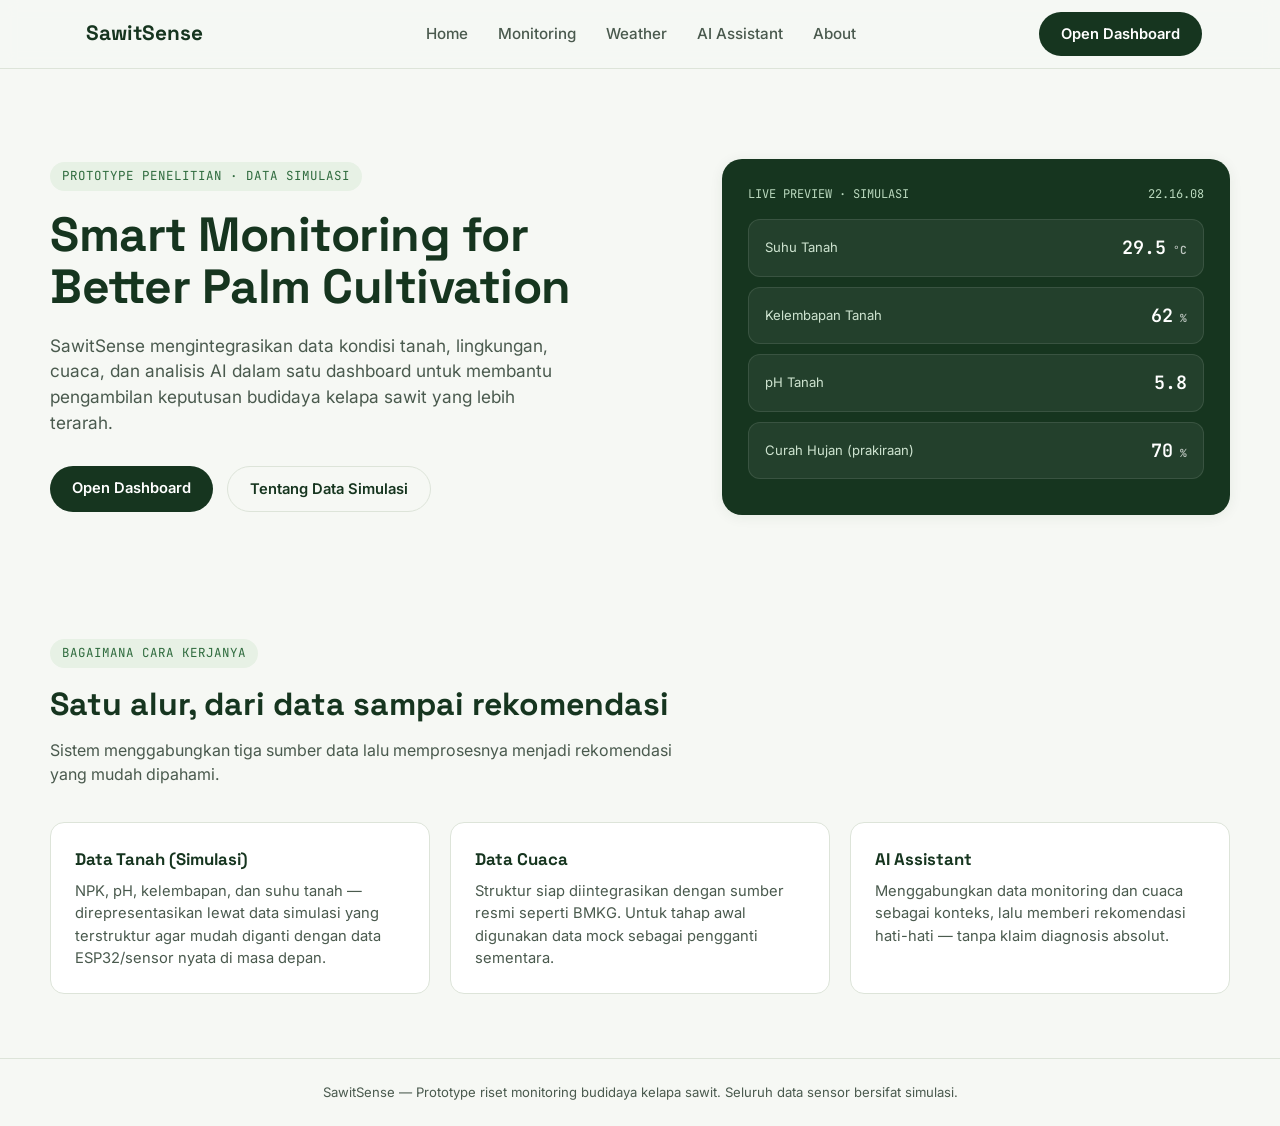
<file: index.html>
<!DOCTYPE html>
<html lang="id">
<head>
<meta charset="UTF-8">
<meta name="viewport" content="width=device-width, initial-scale=1.0">
<title>SawitSense — Smart Sensing for Better Palm Cultivation</title>
<link rel="stylesheet" href="style.css">
</head>
<body>

<nav class="navbar">
  <div class="container">
    <div class="logo"><span class="leaf"></span> SawitSense</div>
    <ul class="nav-links">
      <li><a href="index.html">Home</a></li>
      <li><a href="dashboard.html#monitoring">Monitoring</a></li>
      <li><a href="dashboard.html#weather">Weather</a></li>
      <li><a href="dashboard.html#assistant">AI Assistant</a></li>
      <li><a href="#about">About</a></li>
    </ul>
    <a href="dashboard.html" class="btn btn-primary">Open Dashboard</a>
  </div>
</nav>

<div class="frond-divider"></div>

<header class="hero container">
  <div>
    <span class="eyebrow">Prototype Penelitian · Data Simulasi</span>
    <h1>Smart Monitoring for Better Palm Cultivation</h1>
    <p class="lead">
      SawitSense mengintegrasikan data kondisi tanah, lingkungan, cuaca, dan analisis AI
      dalam satu dashboard untuk membantu pengambilan keputusan budidaya kelapa sawit
      yang lebih terarah.
    </p>
    <div class="hero-cta">
      <a href="dashboard.html" class="btn btn-primary">Open Dashboard</a>
      <a href="#tentang-simulasi" class="btn btn-ghost">Tentang Data Simulasi</a>
    </div>
  </div>

  <div class="hero-visual">
    <div class="visual-header">
      <span>LIVE PREVIEW · SIMULASI</span>
      <span id="clock">--:--:--</span>
    </div>
    <div class="mini-card">
      <span class="label">Suhu Tanah</span>
      <span class="value">29.5<small> °C</small></span>
    </div>
    <div class="mini-card">
      <span class="label">Kelembapan Tanah</span>
      <span class="value">62<small> %</small></span>
    </div>
    <div class="mini-card">
      <span class="label">pH Tanah</span>
      <span class="value">5.8</span>
    </div>
    <div class="mini-card">
      <span class="label">Curah Hujan (prakiraan)</span>
      <span class="value">70<small> %</small></span>
    </div>
  </div>
</header>

<div class="frond-divider"></div>

<section class="section container" id="tentang-simulasi">
  <div class="section-head">
    <span class="eyebrow">Bagaimana cara kerjanya</span>
    <h2>Satu alur, dari data sampai rekomendasi</h2>
    <p>Sistem menggabungkan tiga sumber data lalu memprosesnya menjadi rekomendasi yang mudah dipahami.</p>
  </div>
  <div class="feature-grid">
    <div class="feature-card">
      <h3>Data Tanah (Simulasi)</h3>
      <p>NPK, pH, kelembapan, dan suhu tanah — direpresentasikan lewat data simulasi yang terstruktur agar mudah diganti dengan data ESP32/sensor nyata di masa depan.</p>
    </div>
    <div class="feature-card">
      <h3>Data Cuaca</h3>
      <p>Struktur siap diintegrasikan dengan sumber resmi seperti BMKG. Untuk tahap awal digunakan data mock sebagai pengganti sementara.</p>
    </div>
    <div class="feature-card">
      <h3>AI Assistant</h3>
      <p>Menggabungkan data monitoring dan cuaca sebagai konteks, lalu memberi rekomendasi hati-hati — tanpa klaim diagnosis absolut.</p>
    </div>
  </div>
</section>

<div class="frond-divider"></div>

<footer id="about">
  <div class="container">
    SawitSense — Prototype riset monitoring budidaya kelapa sawit. Seluruh data sensor bersifat simulasi.
  </div>
</footer>

<script src="script.js"></script>
<script>
  function tick(){
    document.getElementById('clock').textContent = new Date().toLocaleTimeString('id-ID');
  }
  tick(); setInterval(tick, 1000);
</script>
</body>
</html>
</file>
<file: style.css>
/* ==========================================================================
   SawitSense — Design Tokens
   Palet: hijau sawit tua, hijau daun, aksen tanah/amber untuk peringatan
   Tipografi: Space Grotesk (display), Inter (body), JetBrains Mono (data)
   Signature: "frond divider" — motif pelepah kelapa sawit sebagai pemisah
   ========================================================================== */

@import url('https://fonts.googleapis.com/css2?family=Space+Grotesk:wght@500;600;700&family=Inter:wght@400;500;600&family=JetBrains+Mono:wght@500;600&display=swap');

:root {
  --palm-deep: #16351f;
  --palm-mid: #2f6b3e;
  --palm-bright: #4c9a5c;
  --soil-amber: #c98a3a;
  --warn: #d97706;
  --critical: #c0392b;
  --paper: #f6f8f4;
  --paper-2: #ffffff;
  --line: #dde4d9;
  --ink: #16241a;
  --ink-soft: #4a5a4e;

  --font-display: 'Space Grotesk', sans-serif;
  --font-body: 'Inter', sans-serif;
  --font-mono: 'JetBrains Mono', monospace;

  --radius: 14px;
  --shadow: 0 2px 14px rgba(22, 53, 31, 0.07);
}

* { box-sizing: border-box; }

body {
  margin: 0;
  background: var(--paper);
  color: var(--ink);
  font-family: var(--font-body);
  line-height: 1.5;
}

h1, h2, h3, .display {
  font-family: var(--font-display);
  color: var(--palm-deep);
  margin: 0;
}

a { color: inherit; text-decoration: none; }

.container {
  max-width: 1180px;
  margin: 0 auto;
  padding: 0 28px;
}

/* ---------- Navbar ---------- */
.navbar {
  position: sticky;
  top: 0;
  z-index: 20;
  background: rgba(246, 248, 244, 0.9);
  backdrop-filter: blur(8px);
  border-bottom: 1px solid var(--line);
}
.navbar .container {
  display: flex;
  align-items: center;
  justify-content: space-between;
  height: 68px;
}
.logo {
  font-family: var(--font-display);
  font-weight: 700;
  font-size: 1.3rem;
  color: var(--palm-deep);
  display: flex;
  align-items: center;
  gap: 8px;
}
.logo .leaf { color: var(--palm-bright); font-size: 1.1rem; }
.nav-links {
  display: flex;
  gap: 30px;
  list-style: none;
  font-size: 0.95rem;
  font-weight: 500;
  color: var(--ink-soft);
}
.nav-links a:hover { color: var(--palm-mid); }
.btn {
  display: inline-block;
  font-family: var(--font-body);
  font-weight: 600;
  font-size: 0.92rem;
  padding: 11px 22px;
  border-radius: 999px;
  border: none;
  cursor: pointer;
  transition: transform .15s ease, box-shadow .15s ease;
}
.btn-primary { background: var(--palm-deep); color: #fff; }
.btn-primary:hover { transform: translateY(-1px); box-shadow: 0 6px 18px rgba(22,53,31,.25); }
.btn-ghost { background: transparent; color: var(--palm-deep); border: 1.5px solid var(--line); }
.btn-ghost:hover { border-color: var(--palm-mid); }

/* ---------- Hero ---------- */
.hero {
  padding: 90px 0 60px;
  display: grid;
  grid-template-columns: 1.1fr 0.9fr;
  gap: 50px;
  align-items: center;
}
.eyebrow {
  font-family: var(--font-mono);
  font-size: 0.78rem;
  letter-spacing: .08em;
  text-transform: uppercase;
  color: var(--palm-mid);
  background: #e7f1e5;
  display: inline-block;
  padding: 5px 12px;
  border-radius: 999px;
  margin-bottom: 18px;
}
.hero h1 {
  font-size: 3rem;
  line-height: 1.08;
  letter-spacing: -0.01em;
}
.hero p.lead {
  margin-top: 20px;
  font-size: 1.08rem;
  color: var(--ink-soft);
  max-width: 46ch;
}
.hero-cta { margin-top: 30px; display: flex; gap: 14px; }
.disclaimer-note {
  margin-top: 18px;
  font-size: 0.82rem;
  color: var(--ink-soft);
  border-left: 2px solid var(--soil-amber);
  padding-left: 10px;
}

.hero-visual {
  background: var(--palm-deep);
  border-radius: 20px;
  padding: 26px;
  color: #fff;
  box-shadow: var(--shadow);
}
.hero-visual .visual-header {
  display: flex;
  justify-content: space-between;
  font-family: var(--font-mono);
  font-size: 0.75rem;
  color: #b9d8bd;
  margin-bottom: 16px;
}
.mini-card {
  background: rgba(255,255,255,0.06);
  border: 1px solid rgba(255,255,255,0.1);
  border-radius: 12px;
  padding: 14px 16px;
  margin-bottom: 10px;
  display: flex;
  justify-content: space-between;
  align-items: center;
}
.mini-card .label { font-size: 0.82rem; color: #cfe4d1; }
.mini-card .value { font-family: var(--font-mono); font-weight: 600; font-size: 1.15rem; }
.mini-card .value small { font-size: 0.7rem; opacity: .7; }

/* ---------- Sections ---------- */
.section { padding: 64px 0; }
.section-head { max-width: 640px; margin-bottom: 36px; }
.section-head .eyebrow { margin-bottom: 12px; }
.section-head h2 { font-size: 2rem; }
.section-head p { color: var(--ink-soft); margin-top: 10px; }

.feature-grid {
  display: grid;
  grid-template-columns: repeat(3, 1fr);
  gap: 20px;
}
.feature-card {
  background: var(--paper-2);
  border: 1px solid var(--line);
  border-radius: var(--radius);
  padding: 24px;
}
.feature-card .icon { font-size: 1.4rem; margin-bottom: 12px; }
.feature-card h3 { font-size: 1.05rem; margin-bottom: 8px; }
.feature-card p { color: var(--ink-soft); font-size: 0.92rem; margin: 0; }

/* ---------- Dashboard layout ---------- */
.dash-shell { display: grid; grid-template-columns: 220px 1fr; min-height: calc(100vh - 68px); }
.sidebar {
  border-right: 1px solid var(--line);
  padding: 26px 18px;
  background: var(--paper-2);
}
.sidebar h4 {
  font-family: var(--font-mono);
  font-size: 0.72rem;
  letter-spacing: .06em;
  color: var(--ink-soft);
  text-transform: uppercase;
  margin: 18px 0 8px 6px;
}
.side-link {
  display: flex;
  align-items: center;
  gap: 10px;
  padding: 9px 10px;
  border-radius: 8px;
  font-size: 0.9rem;
  color: var(--ink-soft);
  font-weight: 500;
}
.side-link.active, .side-link:hover { background: #e7f1e5; color: var(--palm-deep); }
.sim-badge {
  margin-top: 20px;
  font-family: var(--font-mono);
  font-size: 0.72rem;
  background: #fdf3e3;
  border: 1px solid #f0dcae;
  color: var(--warn);
  padding: 8px 10px;
  border-radius: 8px;
  line-height: 1.4;
}

.dash-main { padding: 30px 34px; }
.dash-top { display: flex; justify-content: space-between; align-items: flex-end; margin-bottom: 24px; }
.dash-top h1 { font-size: 1.6rem; }
.dash-top .updated { font-family: var(--font-mono); font-size: 0.78rem; color: var(--ink-soft); }

.grid-cards {
  display: grid;
  grid-template-columns: repeat(auto-fit, minmax(190px, 1fr));
  gap: 16px;
  margin-bottom: 28px;
}
.stat-card {
  background: var(--paper-2);
  border: 1px solid var(--line);
  border-radius: var(--radius);
  padding: 18px 20px;
  position: relative;
  box-shadow: var(--shadow);
}
.stat-card .stat-label { font-size: 0.82rem; color: var(--ink-soft); }
.stat-card .stat-value {
  font-family: var(--font-mono);
  font-size: 1.9rem;
  font-weight: 600;
  margin-top: 6px;
  color: var(--palm-deep);
}
.stat-card .stat-unit { font-size: 1rem; font-weight: 500; color: var(--ink-soft); margin-left: 3px; }
.status-pill {
  position: absolute;
  top: 16px; right: 16px;
  font-family: var(--font-mono);
  font-size: 0.68rem;
  padding: 3px 9px;
  border-radius: 999px;
  font-weight: 600;
  letter-spacing: .03em;
}
.status-normal { background: #e5f3e2; color: var(--palm-mid); }
.status-warning { background: #fdf1de; color: var(--warn); }
.status-critical { background: #fbe4e1; color: var(--critical); }

.panel {
  background: var(--paper-2);
  border: 1px solid var(--line);
  border-radius: var(--radius);
  padding: 22px 24px;
  box-shadow: var(--shadow);
  margin-bottom: 24px;
}
.panel h3 { font-size: 1.05rem; margin-bottom: 4px; }
.panel .panel-sub { font-size: 0.82rem; color: var(--ink-soft); margin-bottom: 16px; }

.two-col { display: grid; grid-template-columns: 1.3fr 1fr; gap: 20px; }

.npk-bars .npk-row { margin-bottom: 14px; }
.npk-row .npk-label { display: flex; justify-content: space-between; font-size: 0.85rem; margin-bottom: 5px; }
.npk-row .npk-label span:last-child { font-family: var(--font-mono); color: var(--ink-soft); }
.npk-track { background: #eef2ec; border-radius: 999px; height: 8px; overflow: hidden; }
.npk-fill { height: 100%; border-radius: 999px; background: var(--palm-bright); }

.reco-item {
  border-left: 3px solid var(--palm-bright);
  padding: 10px 14px;
  background: #f2f8f0;
  border-radius: 0 8px 8px 0;
  margin-bottom: 10px;
  font-size: 0.9rem;
}
.reco-item.warn { border-color: var(--warn); background: #fdf6ea; }
.reco-item b { color: var(--palm-deep); }

/* Weather */
.weather-hero {
  display: flex;
  align-items: center;
  justify-content: space-between;
  background: linear-gradient(135deg, var(--palm-deep), var(--palm-mid));
  color: #fff;
  border-radius: var(--radius);
  padding: 26px 30px;
  margin-bottom: 20px;
}
.weather-hero .temp { font-family: var(--font-mono); font-size: 2.6rem; font-weight: 600; }
.weather-hero .desc { font-size: 0.95rem; color: #d7ecd8; margin-top: 4px; }
.forecast-row { display: flex; gap: 12px; overflow-x: auto; }
.forecast-chip {
  min-width: 84px;
  background: var(--paper-2);
  border: 1px solid var(--line);
  border-radius: 12px;
  padding: 12px 10px;
  text-align: center;
  font-size: 0.8rem;
}
.forecast-chip .t { font-family: var(--font-mono); font-weight: 600; margin-top: 4px; }

/* Chatbot */
.chat-shell { display: flex; flex-direction: column; height: 520px; }
.chat-log { flex: 1; overflow-y: auto; padding: 4px; display: flex; flex-direction: column; gap: 12px; }
.msg { max-width: 78%; padding: 11px 15px; border-radius: 14px; font-size: 0.9rem; line-height: 1.5; }
.msg.user { align-self: flex-end; background: var(--palm-deep); color: #fff; border-bottom-right-radius: 4px; }
.msg.ai { align-self: flex-start; background: #f0f4ee; color: var(--ink); border-bottom-left-radius: 4px; }
.msg.ai.error { background: #fbe4e1; color: var(--critical); }
.chat-input-row { display: flex; gap: 10px; margin-top: 14px; }
.chat-input-row input {
  flex: 1;
  border: 1px solid var(--line);
  border-radius: 999px;
  padding: 12px 18px;
  font-family: var(--font-body);
  font-size: 0.9rem;
}
.chat-input-row input:focus { outline: 2px solid var(--palm-bright); outline-offset: 1px; }
.chat-suggestions { display: flex; gap: 8px; flex-wrap: wrap; margin-top: 10px; }
.chip-btn {
  font-size: 0.78rem;
  background: #eef4ec;
  border: 1px solid var(--line);
  color: var(--ink-soft);
  padding: 6px 12px;
  border-radius: 999px;
  cursor: pointer;
}
.chip-btn:hover { border-color: var(--palm-mid); color: var(--palm-deep); }

footer {
  border-top: 1px solid var(--line);
  padding: 24px 0;
  text-align: center;
  color: var(--ink-soft);
  font-size: 0.82rem;
}

@media (max-width: 900px) {
  .hero { grid-template-columns: 1fr; padding-top: 40px; }
  .feature-grid { grid-template-columns: 1fr; }
  .dash-shell { grid-template-columns: 1fr; }
  .sidebar { display: none; }
  .two-col { grid-template-columns: 1fr; }
  .nav-links { display: none; }
}
</file>
